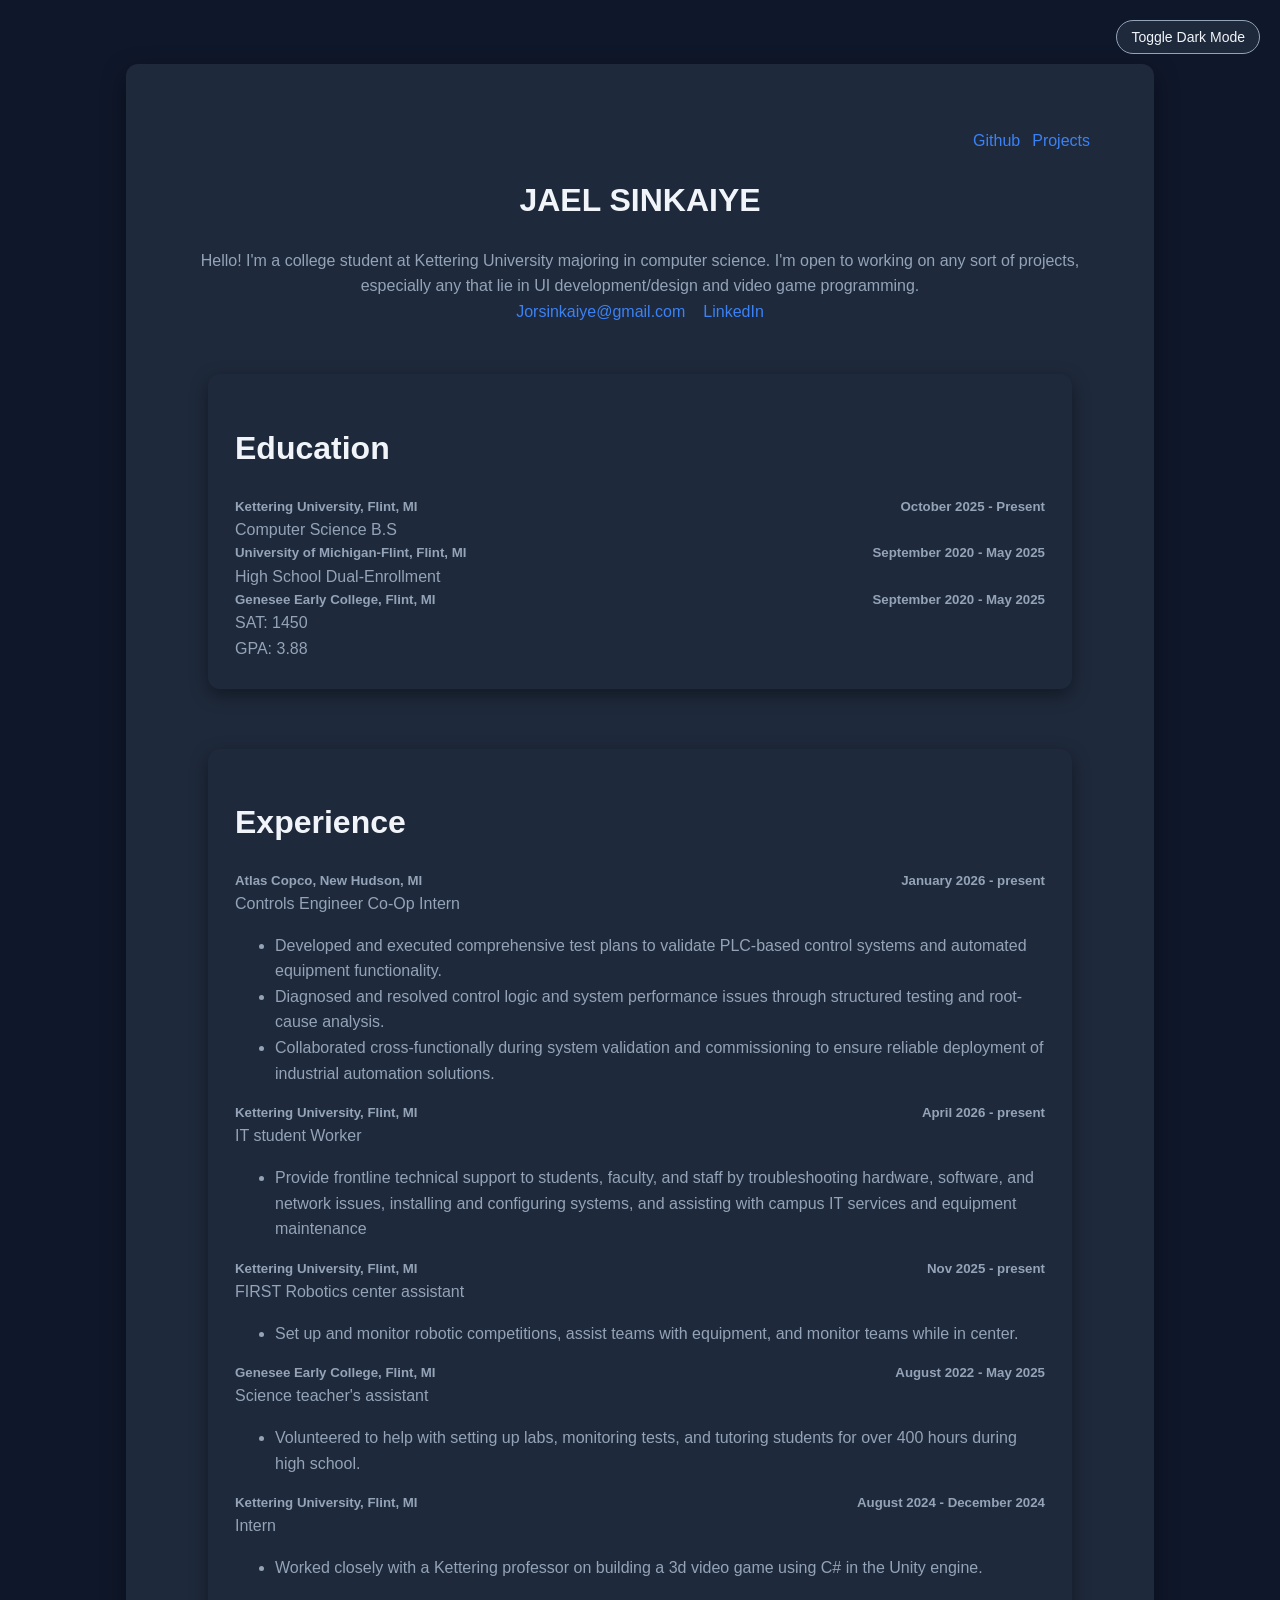
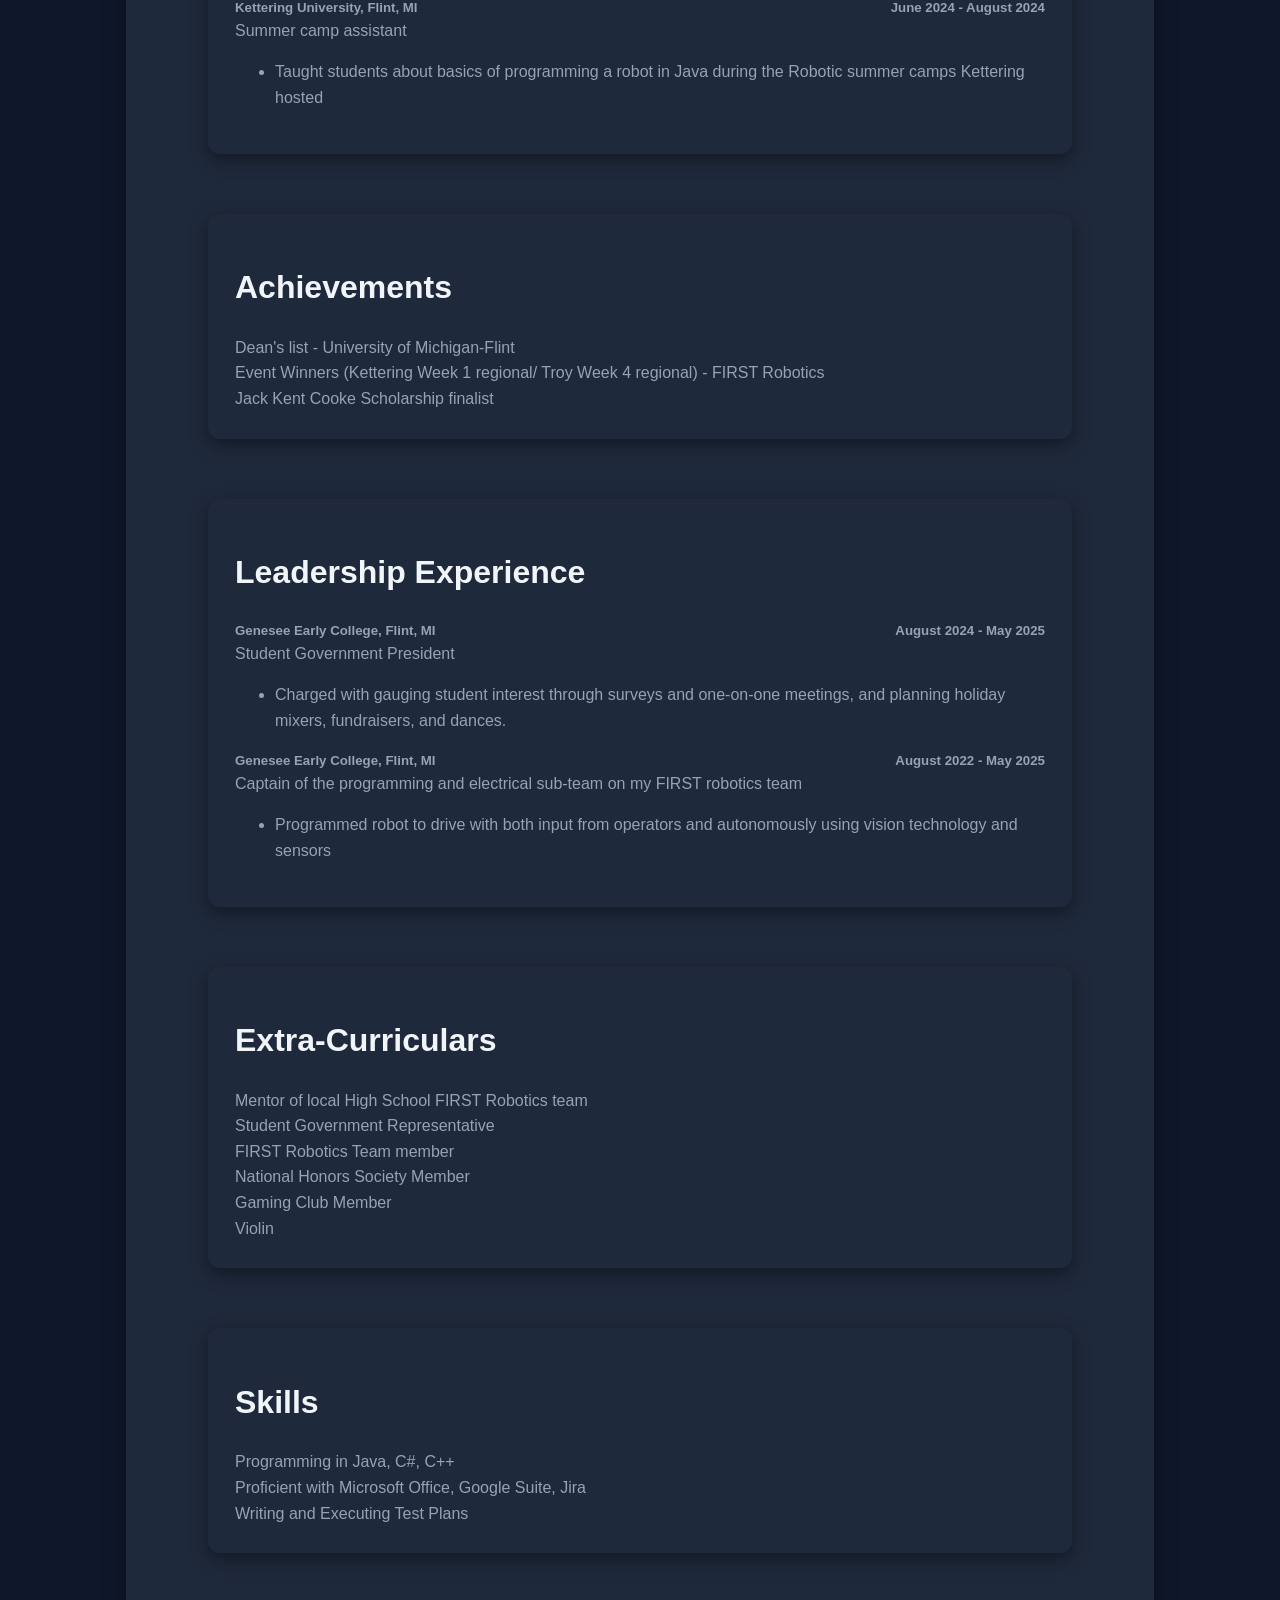
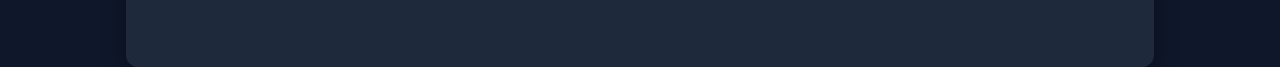
<file: index.html>
<!DOCTYPE html>
<html lang="en">

<head>
    <meta charset="UTF-8">
    <title>Jael Sinkaiye</title>
    <link rel = "stylesheet" href = "style.css">
    <script src = "script.js"></script>
    <meta name="viewport" content="width=device-width, initial-scale=1.0">
</head>

<body>
    <div class = "container">

        <div class = "projectInfo">
            <a href = https://github.com/Josink>Github</a> <a href="projects.html">Projects</a>
        </div>

        <div class = "name">
            <h1>JAEL SINKAIYE</h1>
        </div>

        <div class = "info">
            <p>Hello! I'm a college student at Kettering University majoring in computer science. I'm open to working on any sort of projects, especially any that lie in UI development/design and video game programming.</p>
        </div>

        <div class = "contactInfo">
            <a href="mailto:jorsinkaiye@gmail.com">Jorsinkaiye@gmail.com</a> <a href="http://www.linkedin.com/in/jael-ruby-sinkaiye-8b130a325">LinkedIn</a>
        </div>

        <div class = "infoCards">
            <div class = "card">
            <h1>Education</h1>
            <div class = "place">
                <div class = "details">
                    <h5>Kettering University, Flint, MI</h5><h5>October 2025 - Present</h5>
                </div>
                <p>Computer Science B.S</p>
            </div>

            <div class = "place">
                <div class = "details">
                    <h5>University of Michigan-Flint, Flint, MI</h5><h5>September 2020 - May 2025</h5>
                </div>
                <p>High School Dual-Enrollment</p>
            </div>

            <div class = "place">
                <div class = "details">
                    <h5>Genesee Early College, Flint, MI </h5><h5>September 2020 - May 2025</h5>
                </div>
                <p>SAT: 1450</p>
                <p>GPA: 3.88</p>
            </div>

        </div>

        <div class = "card">

            <h1>Experience</h1>
            <div class = "place">
                <div class = "details">
                    <h5>Atlas Copco, New Hudson, MI</h5><h5>January 2026 - present</h5>
                </div>
                <p>Controls Engineer Co-Op Intern</p>
                <ul>
                    <li>Developed and executed comprehensive test plans
                        to validate PLC-based control systems and automated equipment
                        functionality.
                    </li>
                    <li>
                        Diagnosed and resolved control logic and system
                        performance issues through structured testing and root-cause analysis.
                    </li>
                    <li>
                        Collaborated cross-functionally during system validation and
                        commissioning to ensure reliable deployment of industrial automation solutions.
                    </li>
                </ul>
            </div>

            <div class = "place">
                <div class = "details">
                    <h5>Kettering University, Flint, MI</h5><h5>April 2026 - present</h5>
                </div>
                <p>IT student Worker</p>
                <ul>
                    <li>
                        Provide frontline technical support to students, faculty, and staff by
                        troubleshooting hardware, software, and network issues, installing and
                        configuring systems, and assisting with campus IT services and equipment maintenance
                    </li>
                </ul>
            </div>

            <div class = "place">
                <div class = "details">
                    <h5>Kettering University, Flint, MI</h5><h5>Nov 2025 - present</h5>
                </div>
                <p>FIRST Robotics center assistant</p>
                <ul>
                    <li>Set up and monitor robotic competitions, assist teams with equipment, 
                        and monitor teams while in center.</li>
                </ul>
            </div>

            <div class = "place">
                <div class = details>
                    <h5>Genesee Early College, Flint, MI</h5><h5>August 2022 - May 2025</h5>
                </div>
                <p>Science teacher's assistant</p>
                <ul>
                    <li>Volunteered to help with setting up labs, monitoring tests, and tutoring students for over 400 hours during high
                        school.</li>
                </ul>
            </div>

            <div class = "place">
                <div class = details>
                    <h5>Kettering University, Flint, MI</h5><h5>August 2024 - December 2024</h5>
                </div>
                <p>Intern</p>
                <ul>
                    <li>Worked closely with a Kettering professor on building a 3d video game using C# in the Unity engine.</li>
                </ul>
            </div>

            <div class = "place">
                <div class = details>
                    <h5>Kettering University, Flint, MI</h5><h5>June 2024 - August 2024</h5>
                </div>
                <p>Summer camp assistant</p>
                <ul>
                    <li>Taught students about basics of programming a robot in Java during the Robotic summer camps Kettering hosted</li>
                </ul>
            </div>

        </div>

        <div class = "card">
            <h1>Achievements</h1>
            <div class = "place">
                <p>Dean's list - University of Michigan-Flint</p>
                <p>Event Winners (Kettering Week 1 regional/ Troy Week 4 regional) - FIRST Robotics</p>
                <p>Jack Kent Cooke Scholarship finalist</p>
            </div>

        </div>

        <div class = "card">

            <h1>Leadership Experience</h1>
            <div class = "place">
                <div class = "details">
                    <h5>Genesee Early College, Flint, MI</h5><h5>August 2024 - May 2025</h5>
                </div>
                <p>Student Government President</p>
                <ul>
                    <li>Charged with gauging student interest through surveys and one-on-one meetings, and planning holiday mixers,
                        fundraisers, and dances.</li>
                </ul>
            </div>

            <div class = "place">
                <div class = "details">
                    <h5>Genesee Early College, Flint, MI</h5><h5>August 2022 - May 2025</h5>
                </div>
                <p>Captain of the programming and electrical sub-team on my  FIRST robotics team</p>
                <ul>
                    <li>Programmed robot to drive with both input from operators and autonomously using vision technology and
                        sensors</li>
                </ul>
            </div>

        </div>

        <div class = "card">
            <h1>Extra-Curriculars</h1>
            <div class = "place">
                <p>Mentor of local High School FIRST Robotics team</p>
                <p>Student Government Representative</p>
                <p>FIRST Robotics Team member</p>
                <p>National Honors Society Member</p>
                <p>Gaming Club Member</p>
                <p>Violin</p>
            </div>
        </div>

        <div class = "card">
            <h1>Skills</h1>
            <div class = "place">
                <p>Programming in Java, C#, C++</p>
                <p>Proficient with Microsoft Office, Google Suite, Jira</p>
                <p>Writing and Executing Test Plans</p>
            </div>

        </div>
    </div>

    </div>

    <button class="theme-toggle" onclick="toggleTheme()">
        Toggle Dark Mode
    </button>

</body>


</html>
</file>
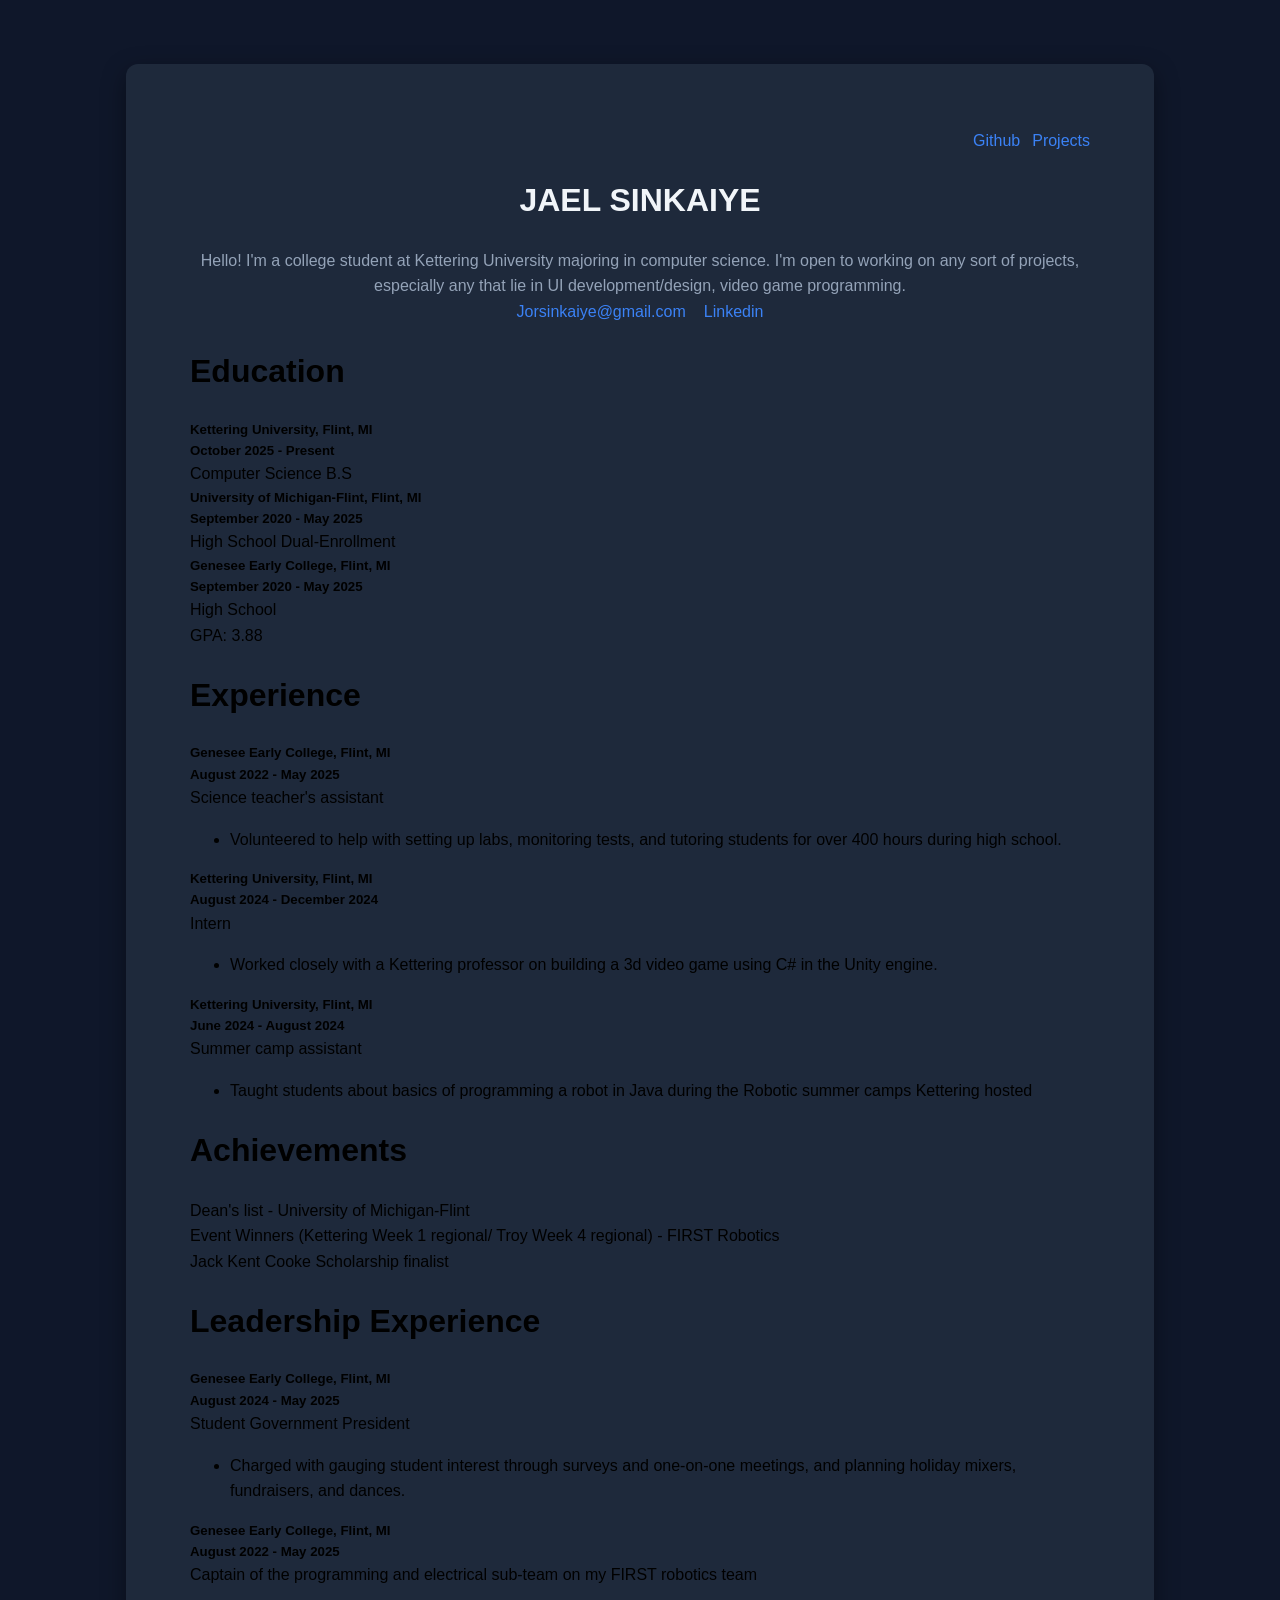
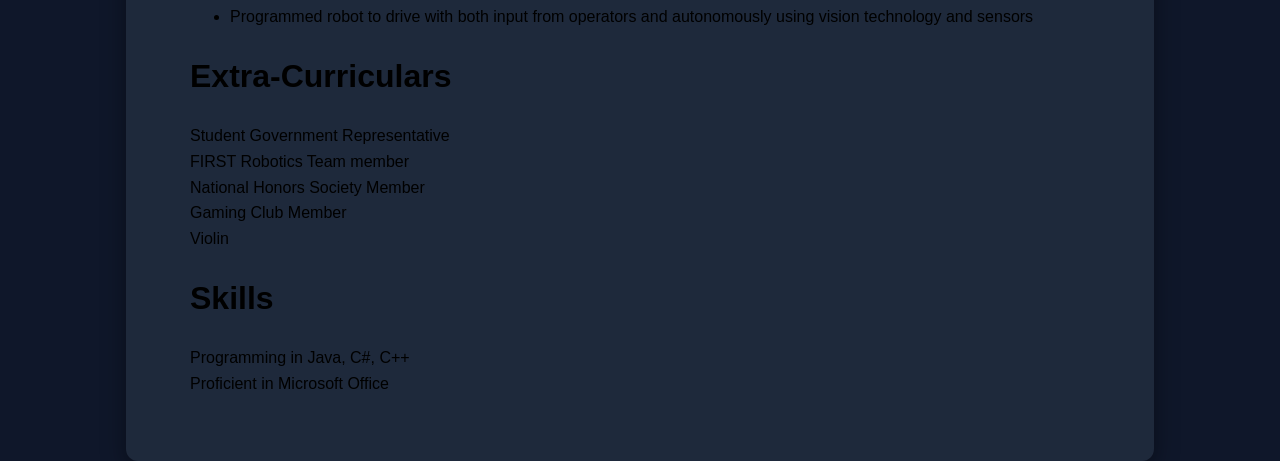
<file: homePage.html>
<!DOCTYPE html>
<html lang="en">

<head>
    <meta charset="UTF-8">
    <title>Jael Sinkaiye</title>
    <link rel = "stylesheet" href = "style.css">
    <script src = "script.js"></script>
</head>

<body>
    <div class = "container">

        <div class = projectInfo>
            <a href = https://github.com/Josink>Github</a> <a href="projects.html">Projects</a>
        </div>

        <div class = "name">
            <h1>JAEL SINKAIYE</h1>
        </div>

        <div class = "info">
            <p>Hello! I'm a college student at Kettering University majoring in computer science. I'm open to working on any sort of projects, especially any that lie in UI development/design, video game programming.</p>
        </div>

        <div class = "contactInfo">
            <a href="mailto:jorsinkaiye@gmail.com">Jorsinkaiye@gmail.com</a> <a href="http://www.linkedin.com/in/jael-ruby-sinkaiye-8b130a325">Linkedin</a>
        </div>

        <div class = "edu">

            <h1>Education</h1>
            <div class = "ku">
                <div class = "ku1">
                    <h5>Kettering University, Flint, MI</h5><h5>October 2025 - Present</h5>
                </div>
                <p>Computer Science B.S</p>
            </div>

            <div class = "umf">
                <div class = "umf1">
                    <h5>University of Michigan-Flint, Flint, MI</h5><h5>September 2020 - May 2025</h5>
                </div>
                <p>High School Dual-Enrollment</p>
            </div>

            <div class = "gec">
                <div class = "gec1">
                    <h5>Genesee Early College, Flint, MI </h5><h5>September 2020 - May 2025</h5>
                </div>
                <p>High School</p>
                <p>GPA: 3.88</p>
            </div>

        </div>

        <div class = "exp">

            <h1>Experience</h1>
            <div class = "ta">
                <div class = "ta1">
                    <h5>Genesee Early College, Flint, MI</h5><h5>August 2022 - May 2025</h5>
                </div>
                <p>Science teacher's assistant</p>
                <ul>
                    <li>Volunteered to help with setting up labs, monitoring tests, and tutoring students for over 400 hours during high
                        school.</li>
                </ul>
            </div>

            <div class = "intern">
                <div class = "intern1">
                    <h5>Kettering University, Flint, MI</h5><h5>August 2024 - December 2024</h5>
                </div>
                <p>Intern</p>
                <ul>
                    <li>Worked closely with a Kettering professor on building a 3d video game using C# in the Unity engine.</li>
                </ul>
            </div>

            <div class = "campAssistant">
                <div class = "campAssistant1">
                    <h5>Kettering University, Flint, MI</h5><h5>June 2024 - August 2024</h5>
                </div>
                <p>Summer camp assistant</p>
                <ul>
                    <li>Taught students about basics of programming a robot in Java during the Robotic summer camps Kettering hosted</li>
                </ul>
            </div>

        </div>

        <div class = "ach">
            <h1>Achievements</h1>
            <div class = ach1>
                <p>Dean's list - University of Michigan-Flint</p>
                <p>Event Winners (Kettering Week 1 regional/ Troy Week 4 regional) - FIRST Robotics</p>
                <p>Jack Kent Cooke Scholarship finalist</p>
            </div>

        </div>

        <div class = "le">

            <h1>Leadership Experience</h1>
            <div class = "stgvt">
                <div class = "stgvt1">
                    <h5>Genesee Early College, Flint, MI</h5><h5>August 2024 - May 2025</h5>
                </div>
                <p>Student Government President</p>
                <ul>
                    <li>Charged with gauging student interest through surveys and one-on-one meetings, and planning holiday mixers,
                        fundraisers, and dances.</li>
                </ul>
            </div>

            <div class = "rbtcs">
                <div class = "rbtcs1">
                    <h5>Genesee Early College, Flint, MI</h5><h5>August 2022 - May 2025</h5>
                </div>
                <p>Captain of the programming and electrical sub-team on my  FIRST robotics team</p>
                <ul>
                    <li>Programmed robot to drive with both input from operators and autonomously using vision technology and
                        sensors</li>
                </ul>
            </div>

        </div>

        <div class = "extc">
            <h1>Extra-Curriculars</h1>
            <div class = "extc1">
                <p>Student Government Representative</p>
                <p>FIRST Robotics Team member</p>
                <p>National Honors Society Member</p>
                <p>Gaming Club Member</p>
                <p>Violin</p>
            </div>
        </div>

        <div class = "skls">
            <h1>Skills</h1>
            <div class = "skls1">
                <p>Programming in Java, C#, C++</p>
                <p>Proficient in Microsoft Office</p>
            </div>

        </div>

    </div>

</body>
</html>
</file>
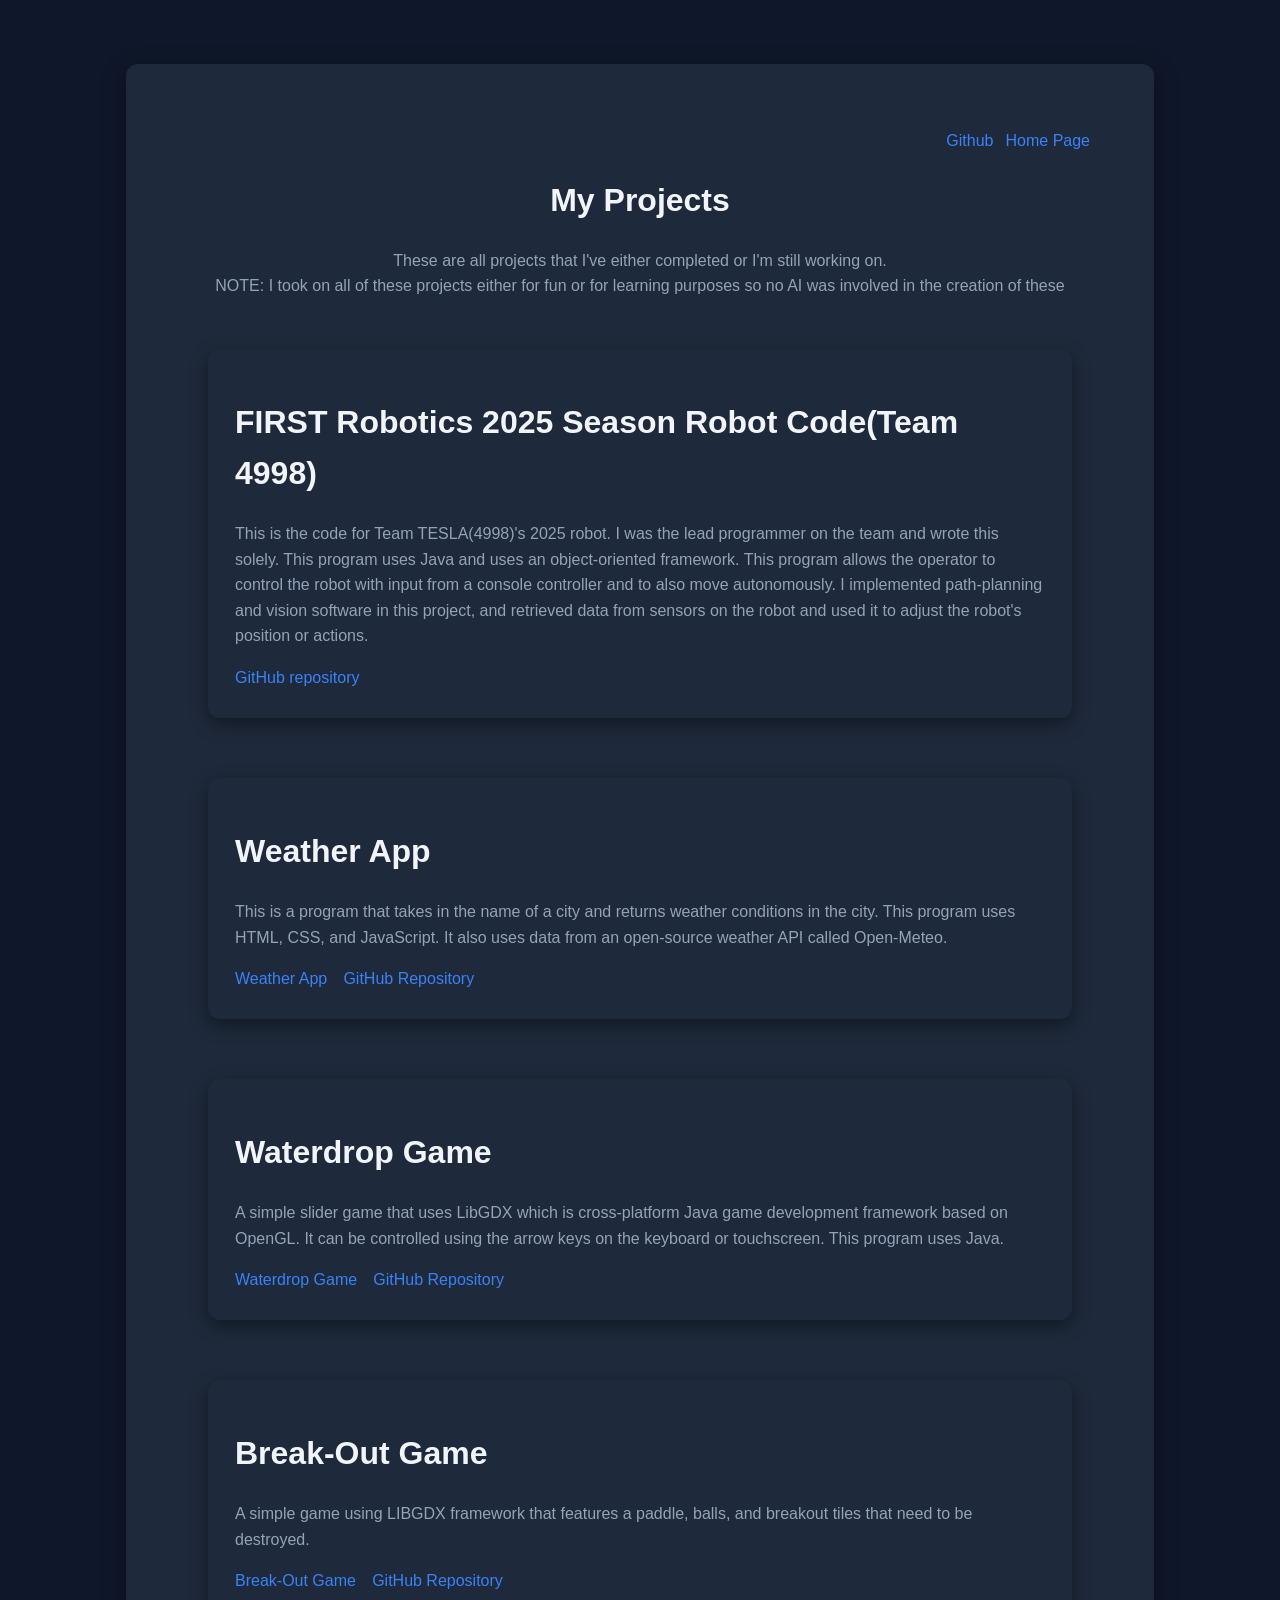
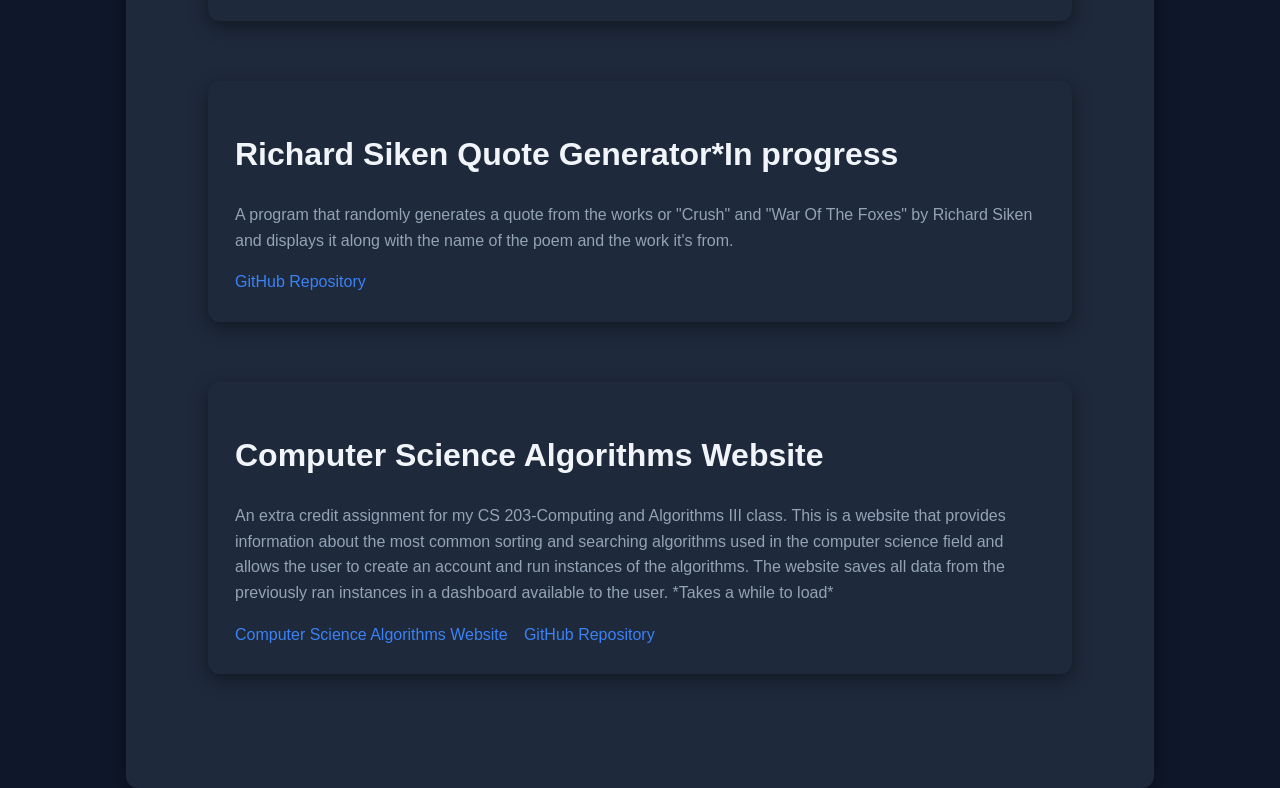
<file: projects.html>
<!DOCTYPE html>
<html lang="en">
<head>
    <meta charset="UTF-8">
    <title>Projects</title>
    <link rel = "stylesheet" href="style.css">
</head>

<body>
<div class = container>
    <div class = return>
        <a href = https://github.com/Josink>Github</a> <a href="index.html">Home Page</a>
    </div>

    <div class = "name">
        <h1>My Projects</h1>
    </div>

    <div class = "info">
        <p>These are all projects that I've either completed or I'm still working on.</p>
        <p>NOTE: I took on all of these projects either for fun or for learning purposes
            so no AI was involved in the creation of these</p>
    </div>

    <div class = projects>
         <div class = project>
        <h1>FIRST Robotics 2025 Season Robot Code(Team 4998)</h1>
        <div class = projectDetails>
            <p>
                This is the code for Team TESLA(4998)'s 2025 robot. I was the lead programmer
                on the team and wrote this solely. This program uses Java and uses an object-oriented
                framework. This program allows the operator to control the robot with input from a console
                controller and to also move autonomously. I implemented path-planning and vision software in
                this project, and retrieved data from sensors on the robot and used it to adjust
                the robot's position or actions.
            </p>
            <div class = projectLinks>
                <a href="https://github.com/Josink/TEAMTESLA2025">GitHub repository</a>
            </div>
        </div>
    </div>

    <div class = "project">
        <h1>Weather App</h1>
        <div class = projectDetails>
            <p>
                This is a program that takes in the name of a city and returns weather conditions
                in the city. This program uses HTML, CSS, and JavaScript. It also uses data from
                an open-source weather API called Open-Meteo.
            </p>
            <div class = projectLinks>
                <a href="https://jaycityweather.netlify.app/">Weather App</a><a href="https://github.com/Josink/WeatherApp">GitHub Repository</a>
            </div>
        </div>
    </div>

    <div class = project>
        <h1>Waterdrop Game</h1>
        <div class = projectDetails>
            <p>
                A simple slider game that uses LibGDX which is cross-platform Java game
                development framework based on OpenGL. It can be controlled using the arrow
                keys on the keyboard or touchscreen. This program uses Java.
            </p>
            <div class = projectLinks>
                <a href="https://waterdropgame.netlify.app/">Waterdrop Game</a>
                <a href="https://github.com/Josink/Drop">GitHub Repository</a>
            </div>
        </div>
    </div>

    <div class = project>
        <h1>Break-Out Game</h1>
        <div class = projectDetails>
            <p>
                A simple game using LIBGDX framework that features a paddle, balls,
                and breakout tiles that need to be destroyed.
            </p>
            <div class = projectLinks>
                <a href="https://breakoutgamelibdgx.netlify.app/">Break-Out Game</a>
                <a href = "https://github.com/Josink/BreakAwayGame">GitHub Repository</a>
            </div>
        </div>
    </div>

    <div class = project>
        <h1>Richard Siken Quote Generator*In progress</h1>
        <div class = projectDetails>
            <p>
                A program that randomly generates a quote from the works or "Crush" and
                "War Of The Foxes" by Richard Siken and displays it along with the name
                of the poem and the work it's from.
            </p>
            <div class = projectLinks>
                <a href ="https://github.com/Josink/RichardSikenQuoteGenerator">GitHub Repository</a>
            </div>
        </div>
    </div>

    <div class = project>
        <h1>Computer Science Algorithms Website</h1>
        <div class = projectDetails>
            <p>
                An extra credit assignment for my CS 203-Computing and Algorithms III class.
                This is a website that provides information about the most common sorting and
                searching algorithms used in the computer science field and allows the user to
                create an account and run instances of the algorithms. The website saves all data
                from the previously ran instances in a dashboard available to the user. *Takes a while to load*
            </p>
            <div class = projectLinks>
                <a href="https://sinkaiye-cs203-f25-g6-project2-website.onrender.com">Computer Science Algorithms Website</a>
                <a href = "https://github.com/Josink/Sinkaiye-CS203-F25-G6-Project2-Website/blob/master/views/dashboard.ejs">GitHub Repository</a>
            </div>
        </div>
    </div>
    </div>

</div>
</body>
</html>
</file>
<file: style.css>
/* Default = Dark Mode */
:root{
    --bg: #0F172A;
    --cardBg: #1E293B;
    --darkerText: #F1F5F9;
    --lighterText: #94A3B8;
    --accent: #3B82F6;
    --shadow: rgba(0, 0, 0, 0.4);
}

/* Light Mode Variables */
body.light-mode{
    --bg: #F8FAFC;
    --cardBg: #FFFFFF;
    --darkerText: #1F2937;
    --lighterText: #6B7280;
    --accent: #2563EB;
    --shadow: rgba(0, 0, 0, 0.08);
}

body{
    background-color: var(--bg);
    font-family: 'Inter', 'Segoe UI', sans-serif;
    line-height: 1.6;
    margin: 0;
    transition: background-color 0.3s ease, color 0.3s ease;
}

.theme-toggle{
    position: fixed;
    top: 20px;
    right: 20px;
    background: var(--cardBg);
    color: var(--darkerText);
    border: 1px solid var(--lighterText);
    padding: 8px 14px;
    border-radius: 20px;
    cursor: pointer;
    font-size: 14px;
    transition: all 0.3s ease;
}

.theme-toggle:hover{
    background: var(--accent);
    color: white;
    border-color: var(--accent);
}

.container{
    background: var(--cardBg);
    max-width: 900px;
    width: 90%;
    margin: 40px auto;
    padding: 5%;
    border-radius: 12px;
    box-shadow: 0 8px 24px var(--shadow);
    margin: 5% auto auto;
    transition: background 0.3s ease;
}

.name{
    text-align: center;
    color: var(--darkerText);
    font-weight: bold;
}

.info{
    text-align: center;
    color: var(--lighterText);
}

.contactInfo{
    display: flex;
    justify-content: center;
    gap: 2%;
    color: var(--lighterText);
}

a{
    margin: 0;
}

a:link, 
a:visited{
    color: var(--accent);
    text-decoration: none;
    font-weight: 500;
}

a:hover, 
a:active{
    color: #60A5FA;
    text-decoration: underline;
}

.infoCards,
.projects{
    display: grid;
    grid-template-columns: repeat(1, 1fr);
    gap: 1.5rem;
    max-width: 900px;
    margin: 2rem auto;
}

.card,
.project{
    background: var(--cardBg);
    padding: 3%;
    border-radius: 12px;
    box-shadow: 0 6px 18px var(--shadow);
    margin: 2%;
    color: var(--darkerText);
    transition: transform 0.3s ease, background 0.3s ease, box-shadow 0.25s ease;
}

.card:hover,
.project:hover{
    transform: translateY(-4px);
    box-shadow: 0 10px 30px var(--shadow);
}

.projectDetails,
.place{
    color: var(--lighterText);
}

.projectLinks{
    display: flex;
    justify-content: left;
    gap: 2%;
    margin-top: 2%;
}

.details{
    display: flex;
    justify-content: space-between;
    flex-wrap: wrap;
    gap: 4px;
}

h5,p{
    margin: 0;
}

.projectInfo,
.return{
    display: flex;
    justify-content: flex-end;
    gap: 12px;
}

/* Responsive */
@media (max-width: 768px) {
    h1 { font-size: 36px; }
    p { font-size: 18px; }

    .container {
        max-width: 90%;
        padding: 20px 0;
    }
}

@media (max-width: 480px) {
    h1 { font-size: 40px; }
    p { font-size: 16px; }
}

@media (max-width: 480px) {
    .theme-toggle{
        top: 10px;
        right: 10px;
        font-size: 12px;
        padding: 6px 10px;
    }
}
</file>
